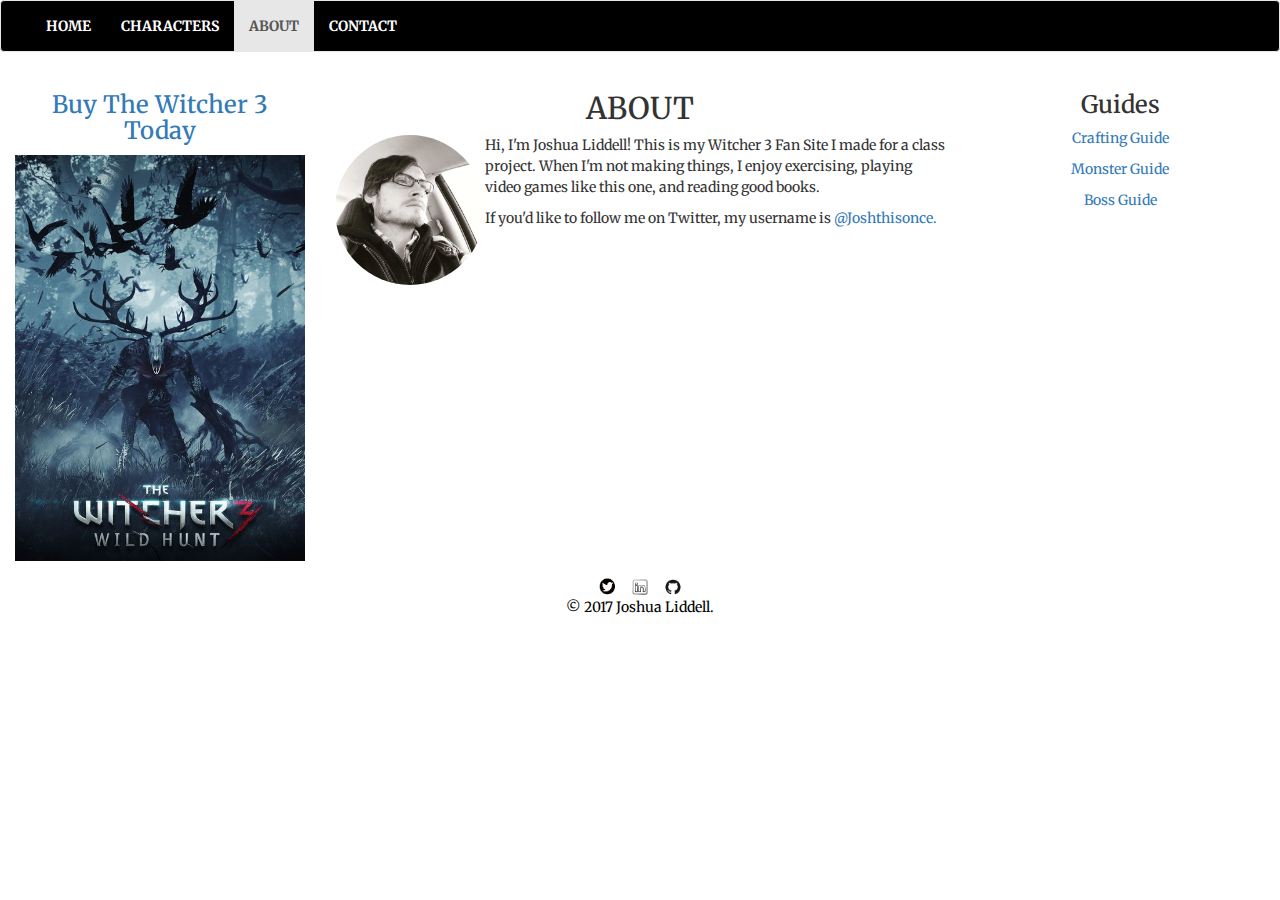
<file: about.html>
<!DOCTYPE html>
<html>
<head>
  <meta name="viewport" content="width=device-width, initial-scale=1, maximum-scale=1, user-scalable=no">
  <title>Witcher 3 Fan</title>
  <link rel="stylesheet" href="css/bootstrap.min.css">
  <link rel="stylesheet" href="css/main.css">
  <link href="css/jquery.fancybox.css" rel="stylesheet">
  <link href="https://fonts.googleapis.com/css?family=Merriweather" rel="stylesheet">
  <script src="js/jquery-3.2.1.min.js"></script>
  <script src="js/bootstrap.min.js"></script>
  <script src="js/jquery.fancybox.js"></script>
</head>
<body>
  <header>
    <nav class="navbar navbar-default">
      <div class="container-fluid">
        <!-- Brand and toggle get grouped for better mobile display -->
        <div class="navbar-header">
          <button type="button" class="navbar-toggle collapsed navbar-toggler-center" data-toggle="collapse" data-target="#navbar-collapse-1" aria-expanded="false">
            <span class="sr-only">Toggle navigation</span>
            <span class="icon-bar"></span>
            <span class="icon-bar"></span>
            <span class="icon-bar"></span>
            <span class="icon-bar"></span>
          </button>
        </div>

        <div class="collapse navbar-collapse" id="navbar-collapse-1">
          <ul class="nav navbar-nav">
            <li><a href="index.html">Home</a></li>
            <li><a href="characters.html">Characters</a></li>
            <li class="active"><a href="about.html">About <span class="sr-only">(current)</span></a></li>
            <li><a href="contact.html">Contact</a></li>
          </ul>
        </div>
      </div>
    </nav>
  </header>
  <div class="container-fluid">
    <div class="row post-content">
      <div class="col-xs-12 col-sm-6 col-md-6 col-lg-push-3">
        <h2 class="text-center">ABOUT</h2>
        <img class="pull-left img-responsive about-picture" src="images/3914.jpg"/>
        <p>
          Hi, I'm Joshua Liddell! This is my Witcher 3 Fan Site I made for a class project. When I'm not making things, I enjoy exercising, playing video games like this one, and reading good books.
        </p>
        <p>If you'd like to follow me on Twitter, my username is <a href="https://twitter.com/Joshthisonce">@Joshthisonce.</a>
        </p>
      </div>
      <div class="col-sm-6 col-md-6 col-lg-3 col-lg-pull-6">
        <h3 class="text-center"><a href="http://www.thewitcher.com">Buy The Witcher 3 Today</a></h3>
        <a href="www.thewitcher.com">
          <img class="img-responsive" src="images/witcher_3_poster.jpg" />
        </a>
      </div>
      <div class="col-sm-6 col-md-6 col-lg-3 text-center">
        <h3>Guides</h3>
        <p><a href="http://www.tentonhammer.com/guides/witcher-iii-crafting-and-master-crafting-guide">Crafting Guide</a></p>
        <p><a href="http://thewitcher3.wiki.fextralife.com/Creatures+and+Monsters">Monster Guide</a></p>
        <p><a href="http://thewitcher3.wiki.fextralife.com/Bosses">Boss Guide</a></p>
      </div>
    </div>
  </div> 
  <footer>
    <div class="footer text-center">
        <a href="https://twitter.com/Joshthisonce"><img src="images/twitter-wrap.png" alt="Twitter Logo" class="social-icon"></a>
        <a href="https://www.linkedin.com/in/joshua-liddell-565a9910b?trk=nav_responsive_tab_profile"><img src="images/Linkedin.png" alt="Linkedin Logo" class="social-icon"></a>
        <a href="https://github.com/Joshthisonce"><img src="images/Git.png" alt="GitHub Logo" class="social-icon"></a>
        <p>© 2017 Joshua Liddell.</p>
    </div>
  </footer>
</body>
</html>
</file>
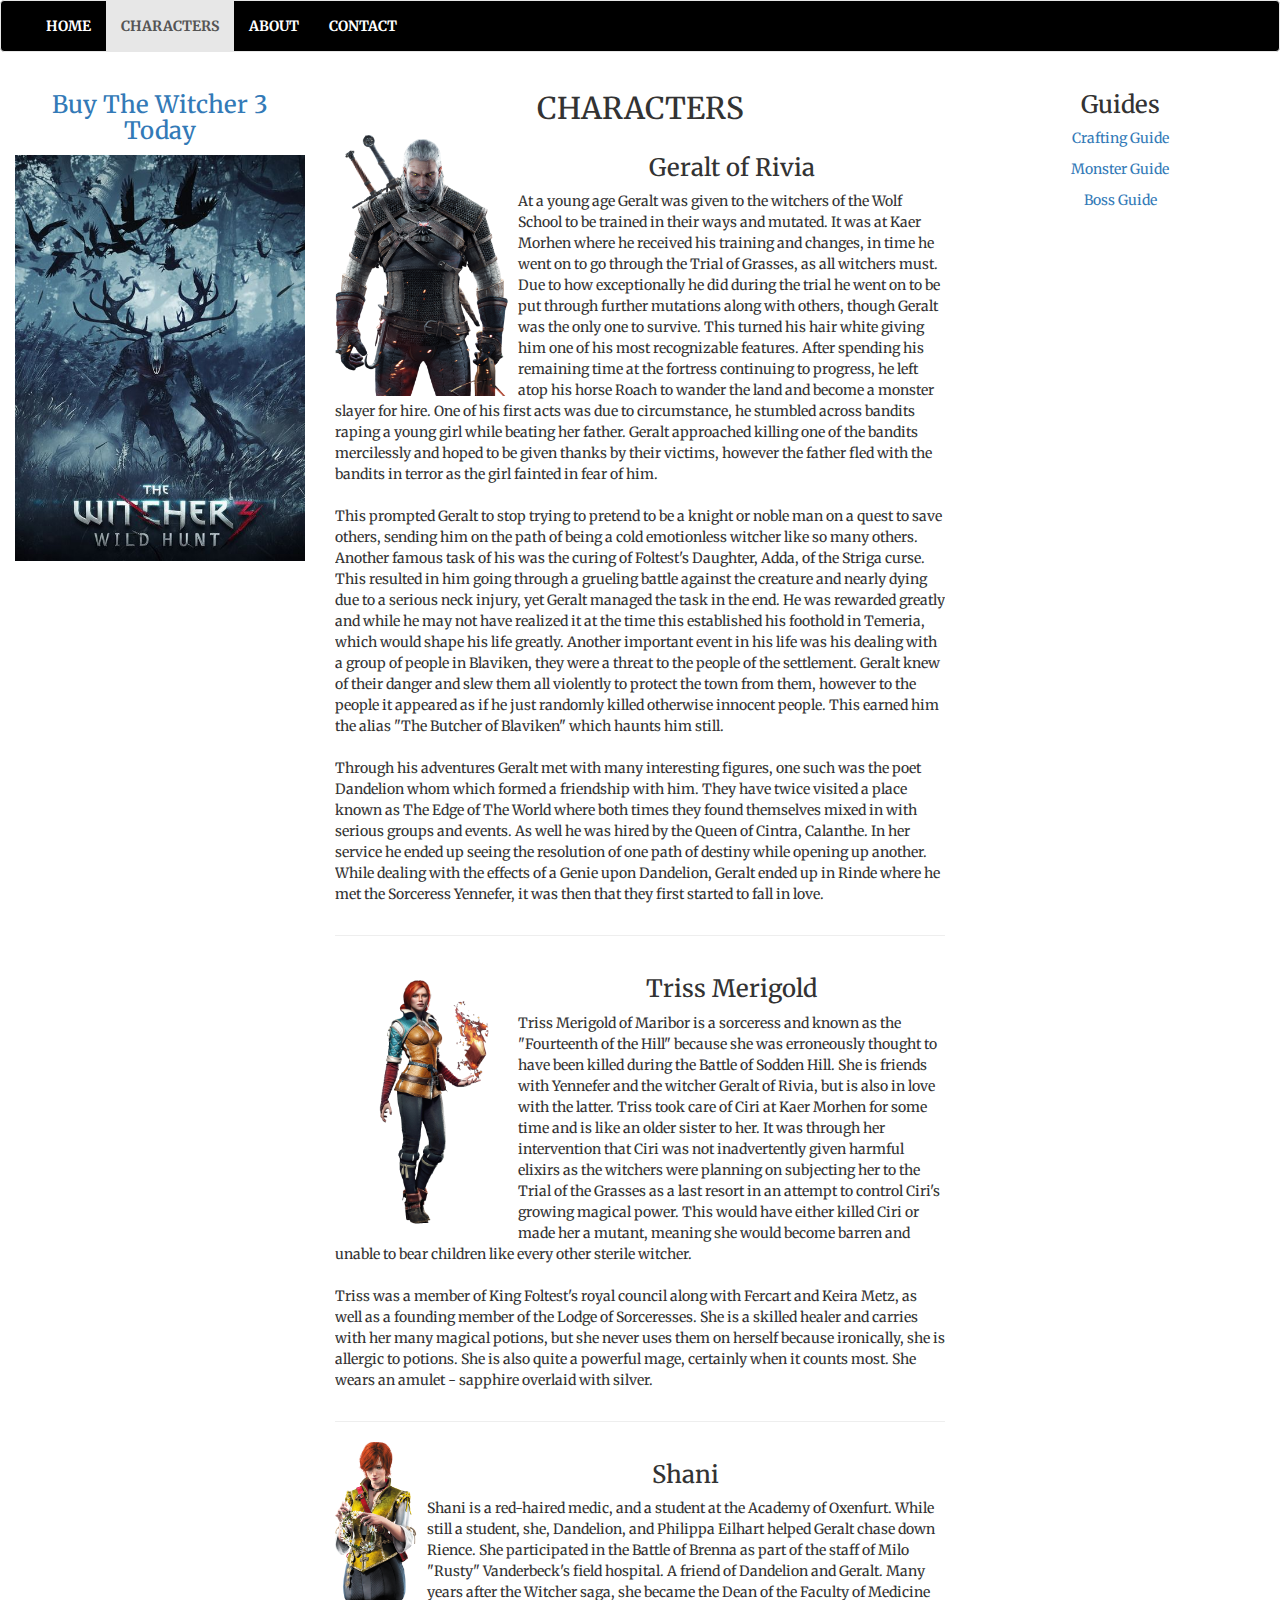
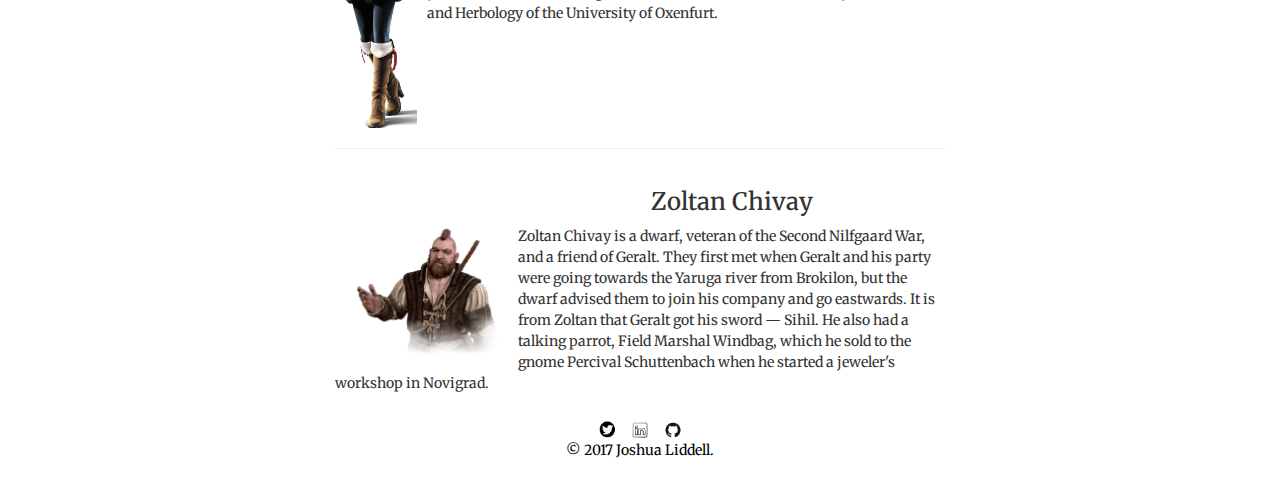
<file: characters.html>
<!DOCTYPE html>
<html>
<head>
  <meta name="viewport" content="width=device-width, initial-scale=1, maximum-scale=1, user-scalable=no">
  <title>Witcher 3 Fan</title>
  <link rel="stylesheet" href="css/bootstrap.min.css">
  <link rel="stylesheet" href="css/main.css">
  <link href="css/jquery.fancybox.css" rel="stylesheet">
  <link href="https://fonts.googleapis.com/css?family=Merriweather" rel="stylesheet">
  <script src="js/jquery-3.2.1.min.js"></script>
  <script src="js/bootstrap.min.js"></script>
  <script src="js/jquery.fancybox.js"></script>
</head>
<body>
  <header>
    <nav class="navbar navbar-default">
      <div class="container-fluid">
        <!-- Brand and toggle get grouped for better mobile display -->
        <div class="navbar-header">
          <button type="button" class="navbar-toggle collapsed navbar-toggler-center" data-toggle="collapse" data-target="#navbar-collapse-1" aria-expanded="false">
            <span class="sr-only">Toggle navigation</span>
            <span class="icon-bar"></span>
            <span class="icon-bar"></span>
            <span class="icon-bar"></span>
            <span class="icon-bar"></span>
          </button>
        </div>

        <div class="collapse navbar-collapse" id="navbar-collapse-1">
          <ul class="nav navbar-nav">
            <li><a href="index.html">Home</a></li>
            <li class="active"><a href="characters.html">Characters</a></li>
            <li><a href="about.html">About <span class="sr-only">(current)</span></a></li>
            <li><a href="contact.html">Contact</a></li>
          </ul>
        </div>
      </div>
    </nav>
  </header>
  <div class="container-fluid">
    <div class="row post-content">
      <div class="col-xs-12 col-sm-6 col-md-6 col-lg-push-3">
        <h2 class="text-center">CHARACTERS</h2>
        <div class="character">
          <img class="pull-left img-responsive" style="width:30%;height:30%;padding-right:10px;" src="images/Tw3_Geralt_of_Rivia_newest_render.png"/>
          <h3 class="text-center">Geralt of Rivia</h3>
          <p>
            At a young age Geralt was given to the witchers of the Wolf School to be trained in their ways and mutated. It was at Kaer Morhen where he received his training and changes, in time he went on to go through the Trial of Grasses, as all witchers must. Due to how exceptionally he did during the trial he went on to be put through further mutations along with others, though Geralt was the only one to survive. This turned his hair white giving him one of his most recognizable features. After spending his remaining time at the fortress continuing to progress, he left atop his horse Roach to wander the land and become a monster slayer for hire. One of his first acts was due to circumstance, he stumbled across bandits raping a young girl while beating her father. Geralt approached killing one of the bandits mercilessly and hoped to be given thanks by their victims, however the father fled with the bandits in terror as the girl fainted in fear of him.
            <br/><br/>
            This prompted Geralt to stop trying to pretend to be a knight or noble man on a quest to save others, sending him on the path of being a cold emotionless witcher like so many others. Another famous task of his was the curing of Foltest's Daughter, Adda, of the Striga curse. This resulted in him going through a grueling battle against the creature and nearly dying due to a serious neck injury, yet Geralt managed the task in the end. He was rewarded greatly and while he may not have realized it at the time this established his foothold in Temeria, which would shape his life greatly. Another important event in his life was his dealing with a group of people in Blaviken, they were a threat to the people of the settlement. Geralt knew of their danger and slew them all violently to protect the town from them, however to the people it appeared as if he just randomly killed otherwise innocent people. This earned him the alias "The Butcher of Blaviken" which haunts him still.
            <br/><br/>
            Through his adventures Geralt met with many interesting figures, one such was the poet Dandelion whom which formed a friendship with him. They have twice visited a place known as The Edge of The World where both times they found themselves mixed in with serious groups and events. As well he was hired by the Queen of Cintra, Calanthe. In her service he ended up seeing the resolution of one path of destiny while opening up another. While dealing with the effects of a Genie upon Dandelion, Geralt ended up in Rinde where he met the Sorceress Yennefer, it was then that they first started to fall in love.
          </p>
        </div>
        <hr/>
        <div class="character">
          <img class="pull-left img-responsive" style="width:30%;height:30%;padding-right:10px;" src="images/Triss-TW3-new-render.png"/>
          <h3 class="text-center">Triss Merigold</h3>
          <p>
            Triss Merigold of Maribor is a sorceress and known as the "Fourteenth of the Hill" because she was erroneously thought to have been killed during the Battle of Sodden Hill. She is friends with Yennefer and the witcher Geralt of Rivia, but is also in love with the latter. Triss took care of Ciri at Kaer Morhen for some time and is like an older sister to her. It was through her intervention that Ciri was not inadvertently given harmful elixirs as the witchers were planning on subjecting her to the Trial of the Grasses as a last resort in an attempt to control Ciri's growing magical power. This would have either killed Ciri or made her a mutant, meaning she would become barren and unable to bear children like every other sterile witcher.
            <br/><br/>
            Triss was a member of King Foltest's royal council along with Fercart and Keira Metz, as well as a founding member of the Lodge of Sorceresses.
            She is a skilled healer and carries with her many magical potions, but she never uses them on herself because ironically, she is allergic to potions. She is also quite a powerful mage, certainly when it counts most. She wears an amulet - sapphire overlaid with silver.
          </p>
        </div>
        <hr/>
        <div class="character">
          <img class="pull-left img-responsive" style="width:15%;height:15%;padding-right:10px;" src="images/Shani-render.png"/>
          <h3 class="text-center">Shani</h3>
          <p>
            Shani is a red-haired medic, and a student at the Academy of Oxenfurt. While still a student, she, Dandelion, and Philippa Eilhart helped Geralt chase down Rience. She participated in the Battle of Brenna as part of the staff of Milo "Rusty" Vanderbeck's field hospital. A friend of Dandelion and Geralt. Many years after the Witcher saga, she became the Dean of the Faculty of Medicine and Herbology of the University of Oxenfurt.
          </p>
        </div>
        <hr/>
        <div class="character">
          <img class="pull-left img-responsive" style="width:30%;height:30%;padding-right:10px;" src="images/Tw3_journal_zoltan.png"/>
          <h3 class="text-center">Zoltan Chivay</h3>
          <p>
            Zoltan Chivay is a dwarf, veteran of the Second Nilfgaard War, and a friend of Geralt. They first met when Geralt and his party were going towards the Yaruga river from Brokilon, but the dwarf advised them to join his company and go eastwards. It is from Zoltan that Geralt got his sword — Sihil.
            He also had a talking parrot, Field Marshal Windbag, which he sold to the gnome Percival Schuttenbach when he started a jeweler's workshop in Novigrad.
          </p>
        </div>
      </div>
      <div class="col-sm-6 col-md-6 col-lg-3 col-lg-pull-6">
        <h3 class="text-center"><a href="http://www.thewitcher.com">Buy The Witcher 3 Today</a></h3>
        <a href="www.thewitcher.com">
          <img class="img-responsive" src="images/witcher_3_poster.jpg" />
        </a>
      </div>
      <div class="col-sm-6 col-md-6 col-lg-3 text-center">
        <h3>Guides</h3>
        <p><a href="http://www.tentonhammer.com/guides/witcher-iii-crafting-and-master-crafting-guide">Crafting Guide</a></p>
        <p><a href="http://thewitcher3.wiki.fextralife.com/Creatures+and+Monsters">Monster Guide</a></p>
        <p><a href="http://thewitcher3.wiki.fextralife.com/Bosses">Boss Guide</a></p>
      </div>
    </div>
  </div>
  <footer>
    <div class="footer text-center">
        <a href="https://twitter.com/Joshthisonce"><img src="images/twitter-wrap.png" alt="Twitter Logo" class="social-icon"></a>
        <a href="https://www.linkedin.com/in/joshua-liddell-565a9910b?trk=nav_responsive_tab_profile"><img src="images/Linkedin.png" alt="Linkedin Logo" class="social-icon"></a>
        <a href="https://github.com/Joshthisonce"><img src="images/Git.png" alt="GitHub Logo" class="social-icon"></a>
        <p>© 2017 Joshua Liddell.</p>
    </div>
  </footer>
</body>
</html>
</file>
<file: css/main.css>
body {
  line-height:1.5;
  font-family: 'Merriweather', Georgia, 'Times New Roman', Times, serif;
}

.navbar-default {
  background-color: #000;
}

.navbar-default .navbar-nav>li>a {
  color: #fff;
  text-transform: uppercase;
  font-weight: bold;
}

.navbar-default .navbar-nav>li>a:hover {
  color: #a9a9a9;
}

.navbar-header {
  text-align: center;
}

.navbar-toggle {
  float: none;
  margin-right: 0;
}

.footer {
  bottom: 0;
  padding: 1.5rem;
  background-color: #fff;
  color: #000;
}

.about-picture {
  display: block;
  max-width: 150px;
  margin: 0 auto 30px;
  border-radius: 100%;
}

.character {
  display:block;
  overflow:auto;  
}

.social-icon {
  width: 20px;
  height: 20px;
  margin: 0 5px;
}

.contact-info {
  list-style: none;
  padding: 0;
  margin: 70px;
  font-size: 0.9em;
}

.contact-info a {
  display: inline-grid;
  min-height: 20px;
  background-repeat: no-repeat;
  background-size: 20px 20px;
  padding: 0 0 0 30px;
  margin: 0 100px;
}

.contact-info li.phone a {
  background-image: url('../images/phone.png');
}

.contact-info li.mail a {
  background-image: url('../images/mail.png');
}

.contact-info li.twitter a {
  background-image: url('../images/twitter.png');
}

@media screen and (max-width: 25em) {
  body { font-size: 90%;}
}
</file>
